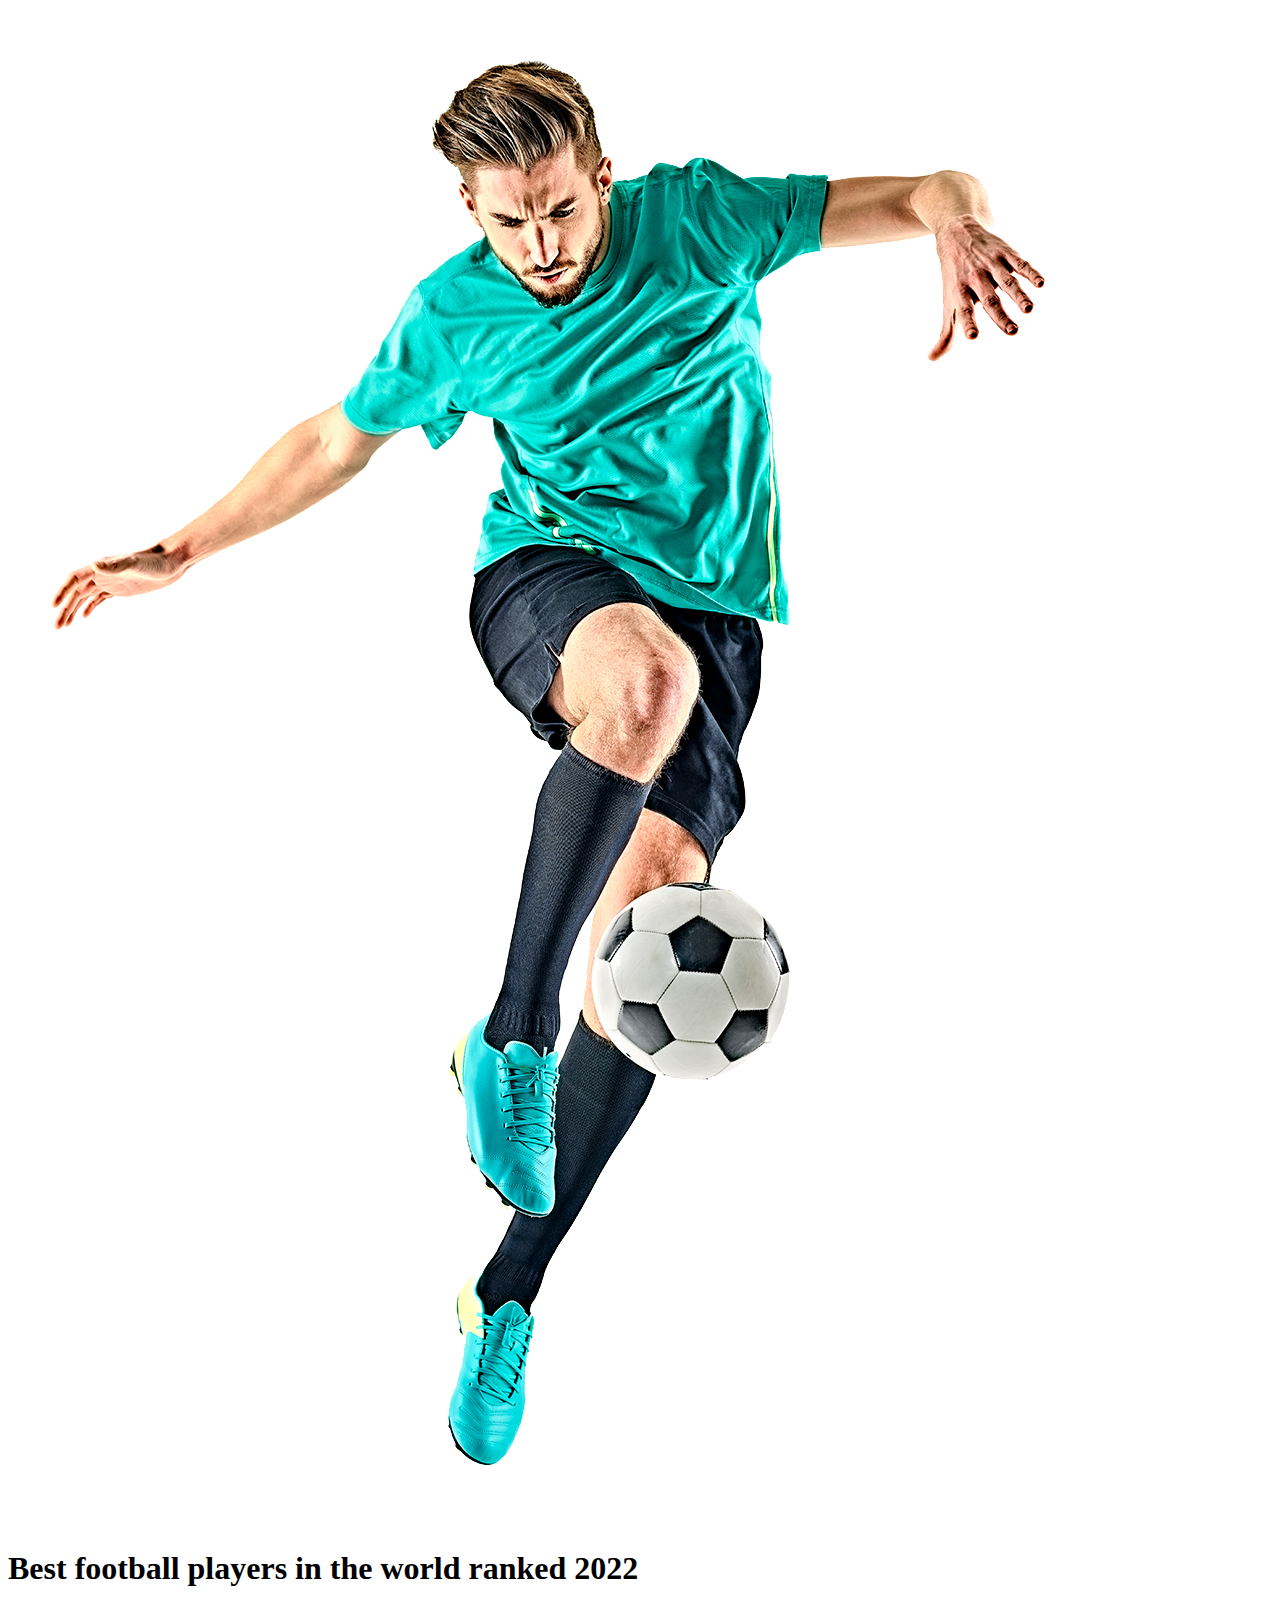
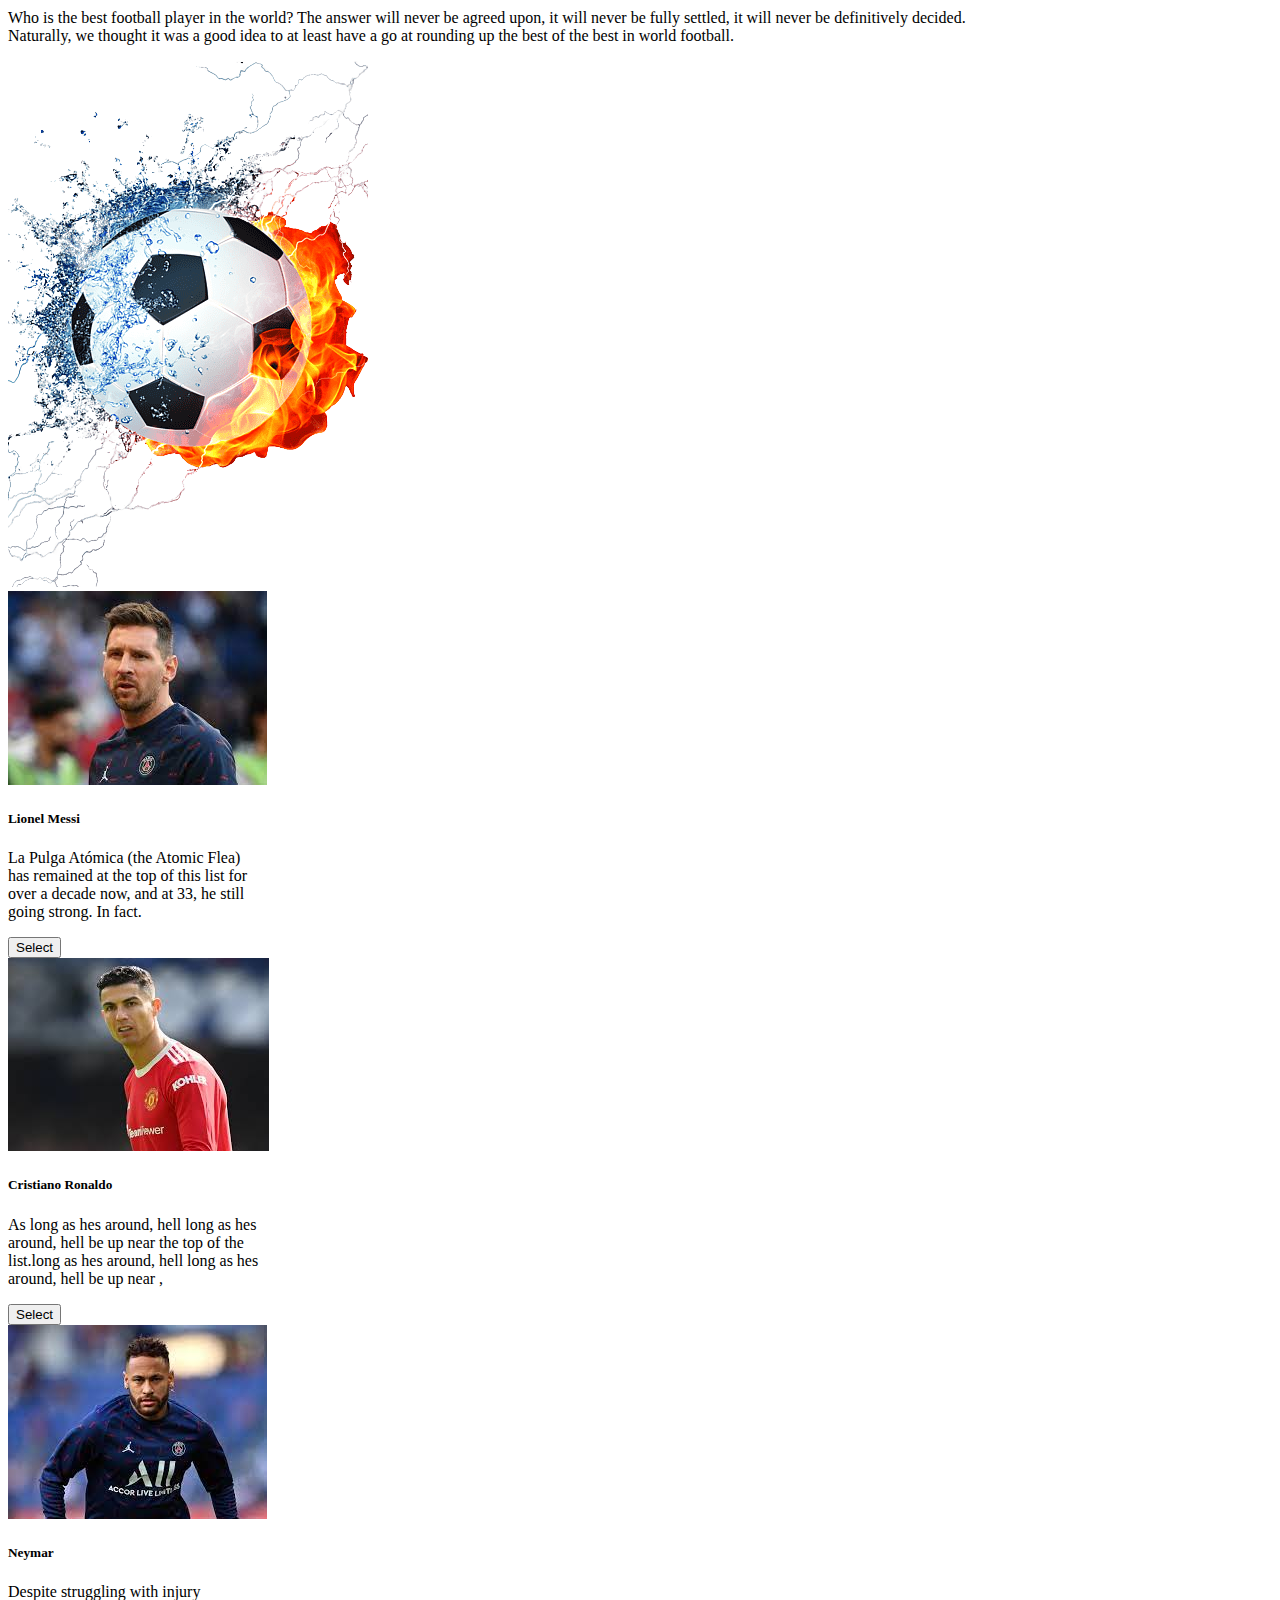
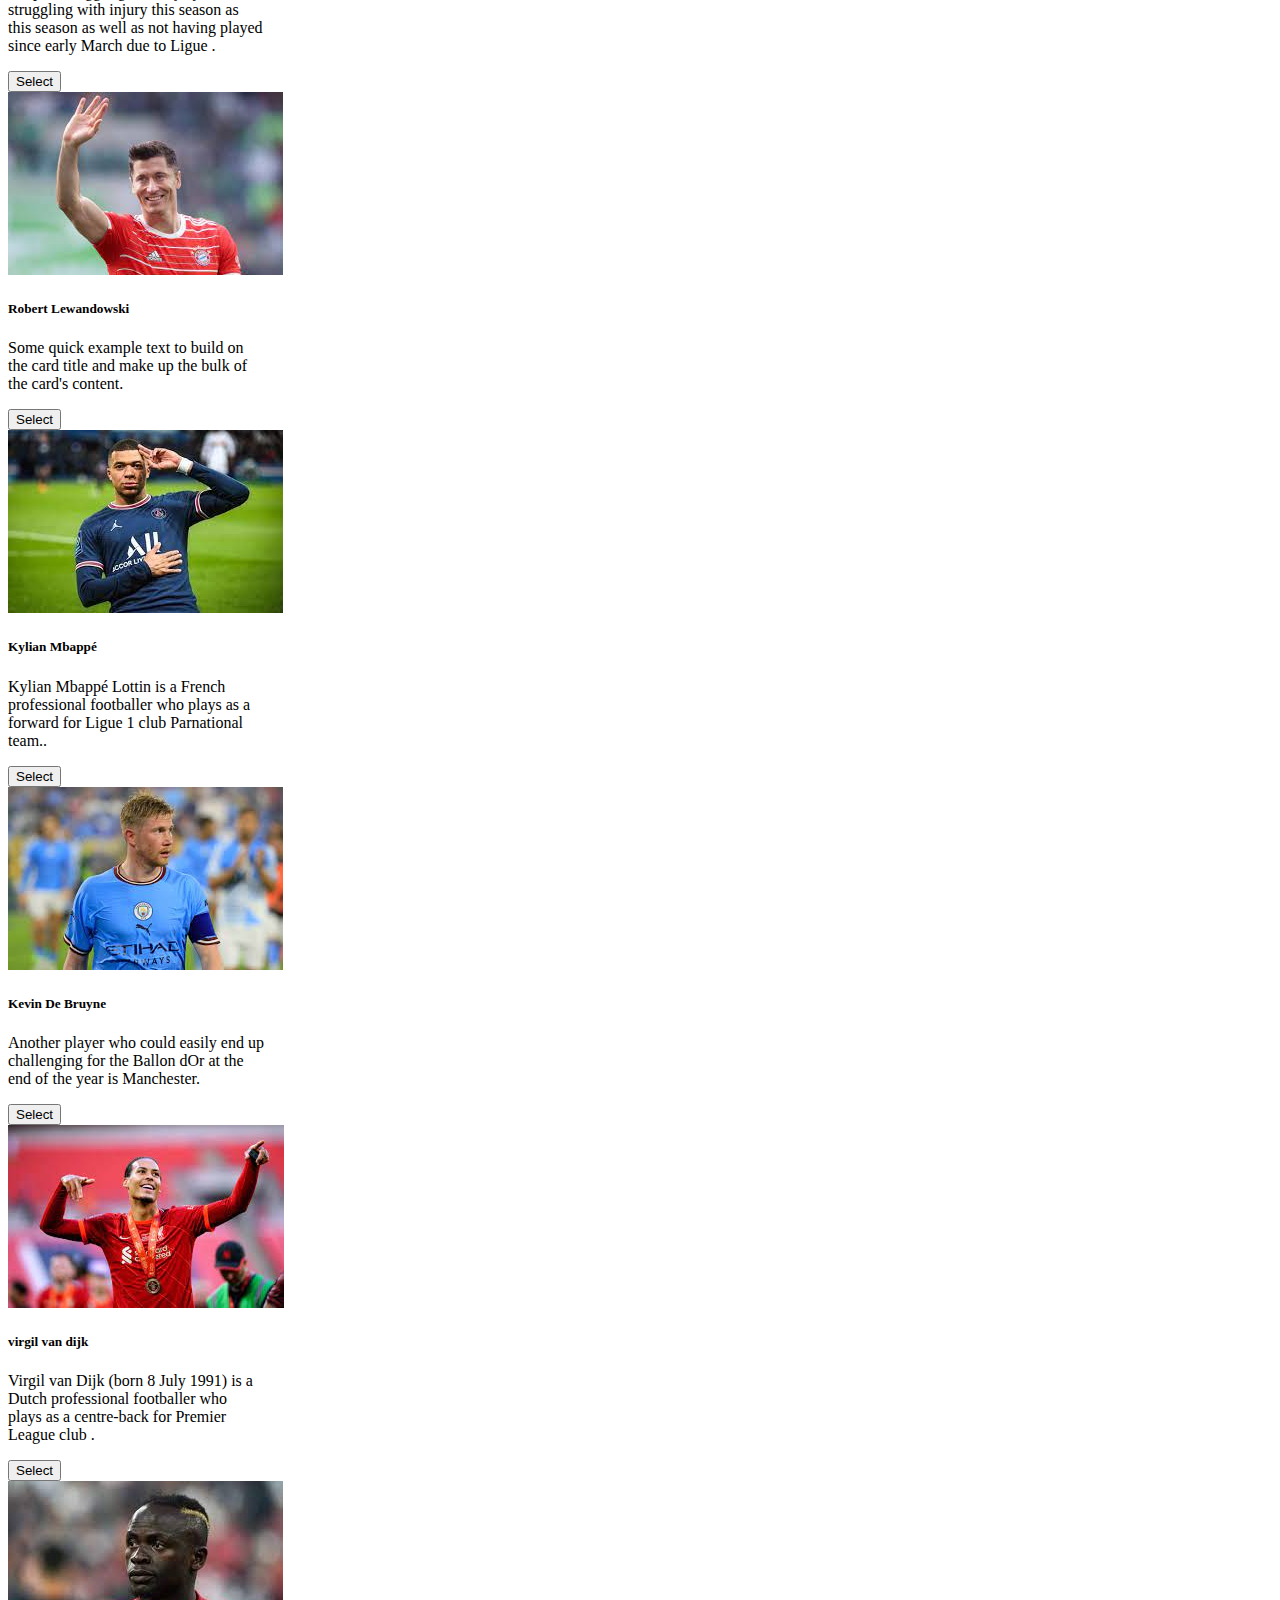
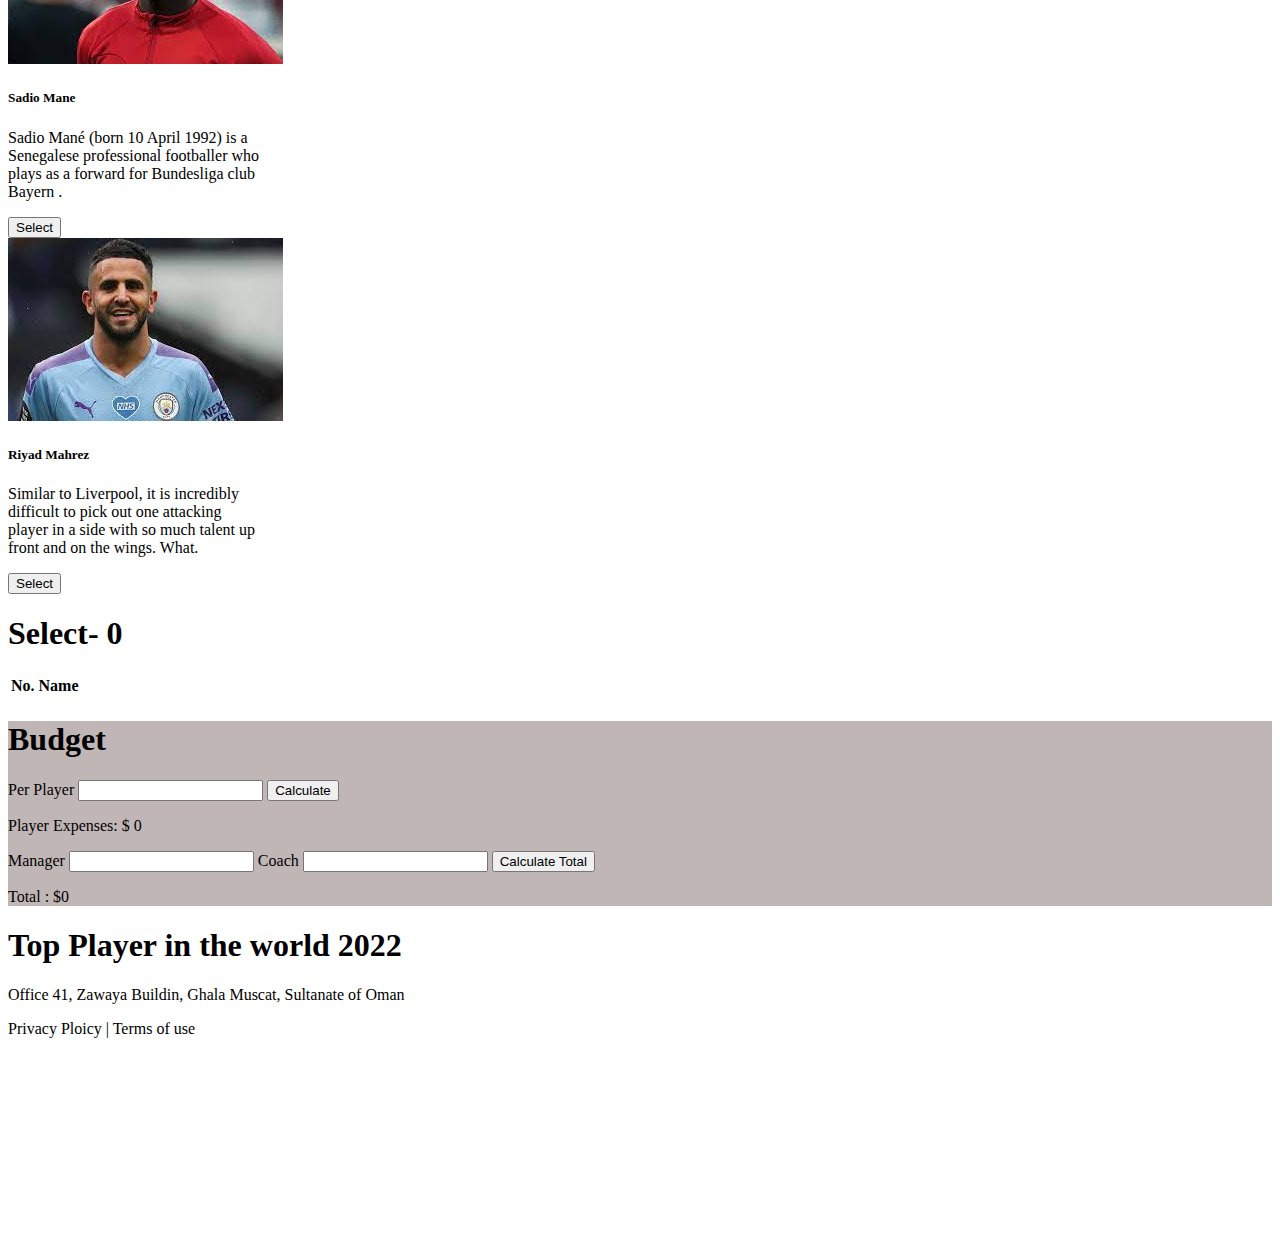
<file: index.html>
<!DOCTYPE html>
<html lang="en">
<head>
    <meta charset="UTF-8">
    <meta http-equiv="X-UA-Compatible" content="IE=edge">
    <meta name="viewport" content="width=device-width, initial-scale=1.0">
    <title>Select_Best_Five</title>
    <link href="https://cdn.jsdelivr.net/npm/bootstrap@5.2.0/dist/css/bootstrap.min.css" rel="stylesheet" integrity="sha384-gH2yIJqKdNHPEq0n4Mqa/HGKIhSkIHeL5AyhkYV8i59U5AR6csBvApHHNl/vI1Bx" crossorigin="anonymous">
    <link rel="stylesheet" href="style.css">
</head>
<body>
    <section class=" text-white h6 banner">
        <div class="bg-black row">
            <div class="col-2">
                <img class="img-fluid mt-5 align-self-end bg-black" src="img/t.png" alt="" srcset="">
            </div>
               
            
                <div class="text-center  col-lg-8 align-content-center">
                    <h1 class="mt-5 pt-5 text-xxl-start mb-3  fw-bold text-danger">
                        Best football players in the world ranked 2022
                    </h1>
                    <p class="px-5 ">Who is the best football player in the world? The answer will never be agreed upon, it will never be fully settled, it will never be definitively decided. <br>

                        Naturally, we thought it was a good idea to at least have a go at rounding up the best of the best in world football.</p>
                   
    
                </div>
             
               <div class="col-2  align-self-end ">
                <img class="img-fluid w-50 img-fluid w-auto  " src="img/messi.png" alt="">
               </div>

    </div>
    <section class="mt-5">
      <div class=" overflow-hidden text-black d-flex">
       
        <div class="row gy-5 pe-5">

          <div class="col-4">
            <div class=" p-3">
              <div class="card" style="width: 16rem;">
                <img src="img/messi.jpg" class=" img-fluid w-autocard-img-top" alt="...">
                <div class="card-body">
                  <h5 class="card-title">Lionel Messi</h5>
                  <p class="card-text">La Pulga Atómica (the Atomic Flea) has remained at the top of this list for over a decade now, and at 33, he still going strong. In fact.</p>
                  <button onclick="addToCart(this); this.disabled=true;" class="btn btn-primary"> Select</button>
                </div>
              </div>

            </div>
          </div>

          <div class="col-4 ">
            <div class="p-3 ">
              <div class="card" style="width: 16rem;">
  <img src="img/Cristiano.jpg" class=" img-fluid w-autocard-img-top" alt="...">
  <div class="card-body">
    <h5 class="card-title"> Cristiano Ronaldo</h5>
    <p class="card-text">As long as hes around, hell long as hes around, hell  be up near the top of the list.long as hes around, hell long as hes around, hell  be up near ,</p>
    <button  onclick="addToCart(this); this.disabled=true;" class="btn btn-primary"> Select</button>
  </div>
</div>
</div>
          </div>

          <div class="col-4">
            <div class="p-3    "><div class="card" style="width:  16rem;">
  <img src="img/ney.jpg" class=" img-fluid w-autocard-img-top" alt="...">
  <div class="card-body">
    <h5 class="card-title">Neymar</h5>
    <p class="card-text">Despite struggling with injury struggling with injury this season as this season as well as not having played since early March due to Ligue .</p>
    <button onclick="addToCart(this); this.disabled=true;" class="btn btn-primary"> Select</button>
  </div>
</div>
</div>
          </div>

          <div class="col-4">
            <div class="p-3    "><div class="card" style="width:  16rem;">
  <img src="img/Robert Lewandowski.jpg" class=" img-fluid w-autocard-img-top" alt="...">
  <div class="card-body">
    <h5 class="card-title">Robert Lewandowski</h5>
    <p class="card-text">Some quick example text to build on the card title and make up the bulk of the card's content.</p>
    <button onclick="addToCart(this); this.disabled=true;" class="btn btn-primary"> Select</button>
  </div>
</div>
</div>
          </div>
          <div class="col-4">
            <div class="p-3  "><div class="card" style="width:  16rem;">
  <img src="img/m.jpg" class=" img-fluid w-autocard-img-top" alt="...">
  <div class="card-body">
    <h5 class="card-title"> Kylian Mbappé</h5>
    <p class="card-text">Kylian Mbappé Lottin is a French professional footballer who plays as a forward for Ligue 1 club Parnational team..</p>
    <button onclick="addToCart(this); this.disabled=true;" class="btn btn-primary"> Select</button>
  </div>
</div>
</div>
          </div>
          <div class="col-4">
            <div class="p-3   "><div class="card" style="width:  16rem;">
  <img src="img/k.jpg" class=" img-fluid w-autocard-img-top" alt="...">
  <div class="card-body">
    <h5 class="card-title">Kevin De Bruyne</h5>
    <p class="card-text">Another player who could easily end up challenging for the Ballon dOr at the end of the year is Manchester.</p>
    <button onclick="addToCart(this); this.disabled=true;" class="btn btn-primary"> Select</button>
  </div>
</div>
</div>
          </div>
          <div class="col-4">
            <div class="p-3    "><div class="card" style="width:  16rem;">
  <img src="img/dd.jpg" class=" img-fluid w-autocard-img-top" alt="...">
  <div class="card-body">
    <h5 class="card-title">virgil van dijk</h5>
    <p class="card-text">Virgil van Dijk (born 8 July 1991) is a Dutch professional footballer who plays as a centre-back for Premier League club .</p>
    <button onclick="addToCart(this); this.disabled=true;" class="btn btn-primary"> Select</button>
  </div>
</div>
</div>
          </div>
          <div class="col-4">
            <div class="p-3    "><div class="card" style="width:  16rem;">
  <img src="img/Sadio Mane.jpg" class=" img-fluid w-autocard-img-top" alt="...">
  <div class="card-body">
    <h5 class="card-title">Sadio Mane</h5>
    <p class="card-text">Sadio Mané (born 10 April 1992) is a Senegalese professional footballer who plays as a forward for Bundesliga club Bayern .</p>
    <button  onclick="addToCart(this); this.disabled=true;" class="btn btn-primary"> Select</button>
  </div>
</div>
</div>
          </div>
          <div class="col-4">
            <div class="p-3    "><div class="card" style="width:  16rem;">
  <img src="img/Riyad Mahrez.jpg" class=" img-fluid w-autocard-img-top" alt="...">
  <div class="card-body">
    <h5 class="card-title">Riyad Mahrez</h5>
    <p class="card-text">Similar to Liverpool, it is incredibly difficult to pick out one attacking player in a side with so much talent up front and on the wings. What.</p>
    <button  onclick="addToCart(this); this.disabled=true;" class="btn btn-primary"> Select</button>
  </div>
</div>
</div>
          </div>
        </div>

        <div class="me-4 ps-5">
        <div class="">
          <h1>
            Select- <span id="selectPlayer">0</span>
           </h1>

           <table class="table tbl">
            <thead>
              <tr>
                <th scope="col">No.</th>
                <th scope="col">Name</th>
              </tr>
            </thead>
            <tbody id="playerName">
              <tr>
                
               
              </tr>
             
            </tbody>
          </table>

        </div>

        <div class="p-5 slat">
          <h1>Budget</h1>
          <label>Per Player <input class="w-50 ps-3 my-3" id="cost" type="text"></label>
          <button id="costBTN" class="btn mb-2 btn-primary">Calculate</button>
         <p>Player Expenses:   $ <span id="costTotal">0</span></p>
         <label for="">Manager</label>
         <input type="text"  class="w-50 ps-3 my-3" name="" id="manager">
         <label for="">Coach</label>
         <input type="text"  class=" w-50 " name="" id="coach">
         <button id="totalCostBTN" class="btn my-2 btn-primary">Calculate Total</button>
         <p>Total :  $<span id="total">0</span></p>
        </div>
        </div>
        
      </div>
           

         
        
        
    </section>
    <footer>
      <div style="height:300px " class="bg-dark  text-white text-center pt-5 ">
        <h1>Top Player in the world 2022</h1>
        <p>Office 41, Zawaya Buildin, Ghala Muscat, 

          Sultanate of Oman
         </p>
         <p> Privacy Ploicy | Terms of use</p>

      </div>

    </footer>
    <script src="selectPlayer.js"></script>
</body>
</html>
</file>
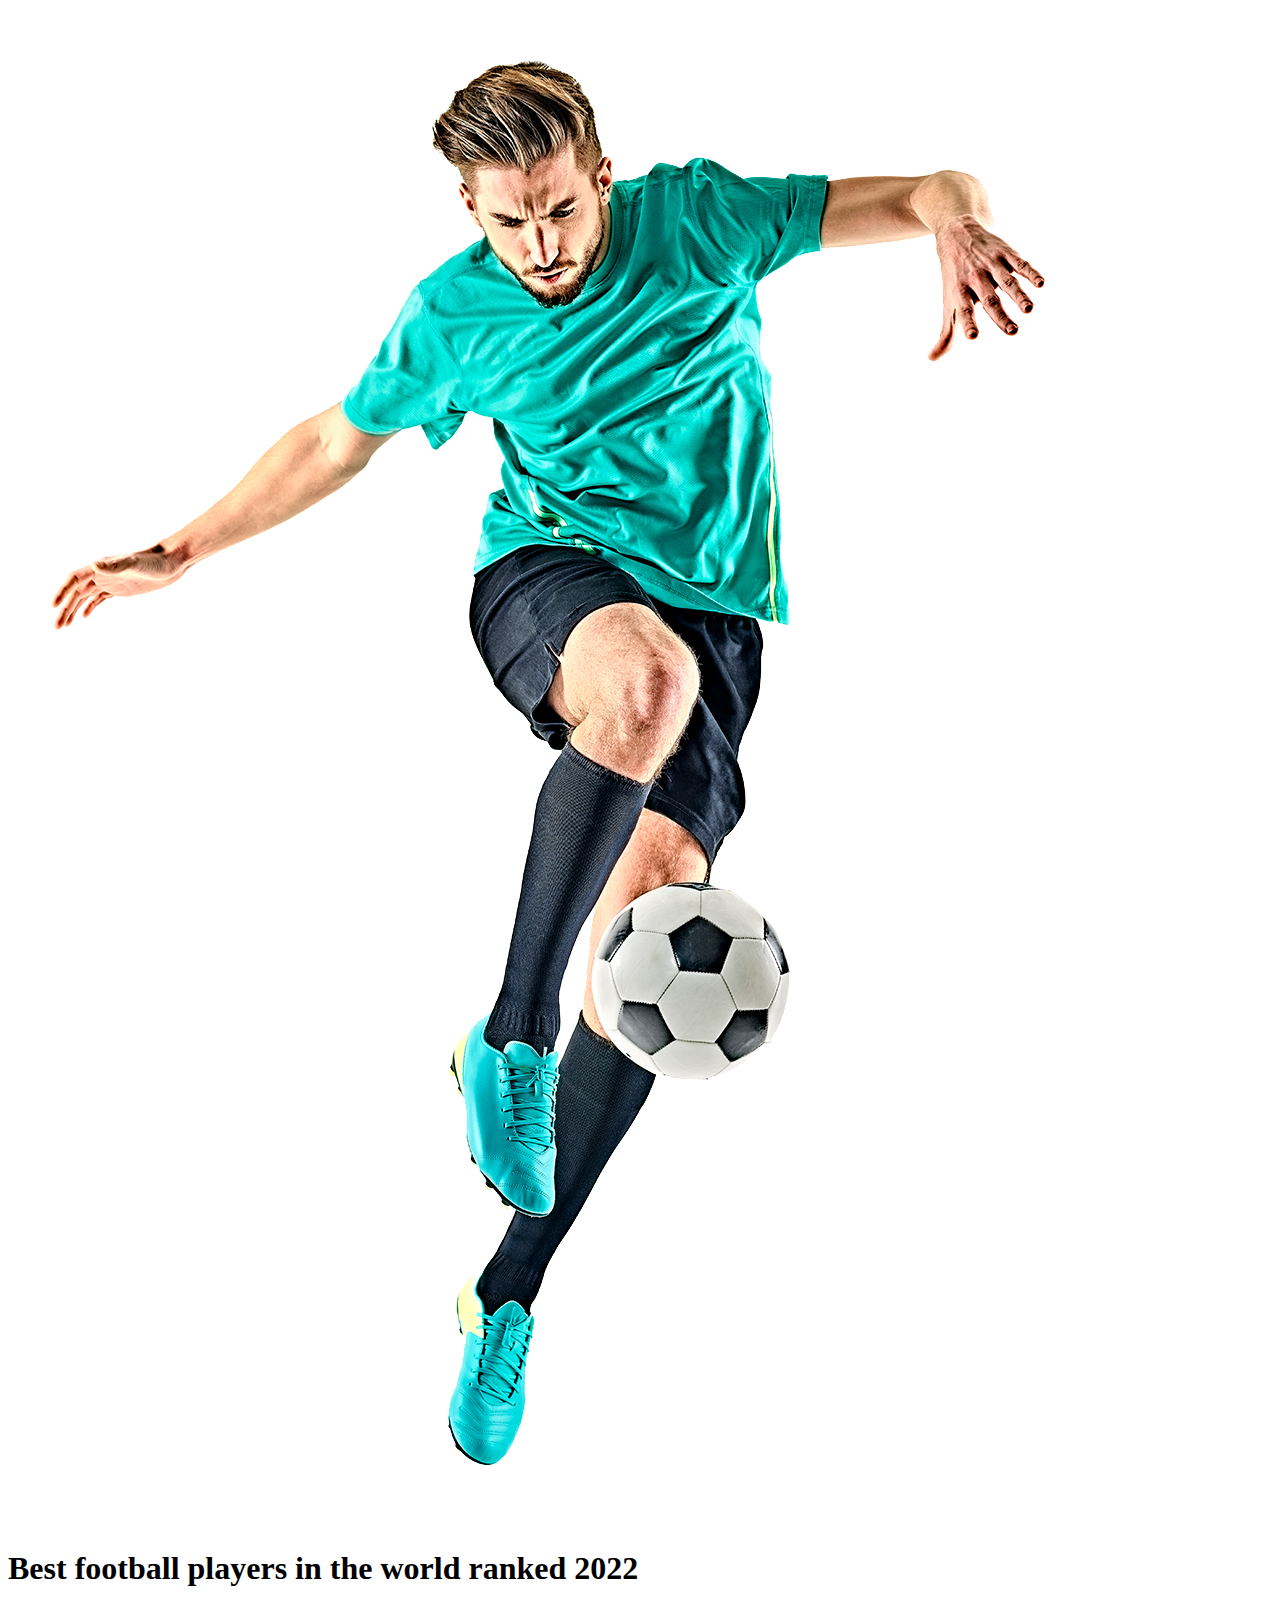
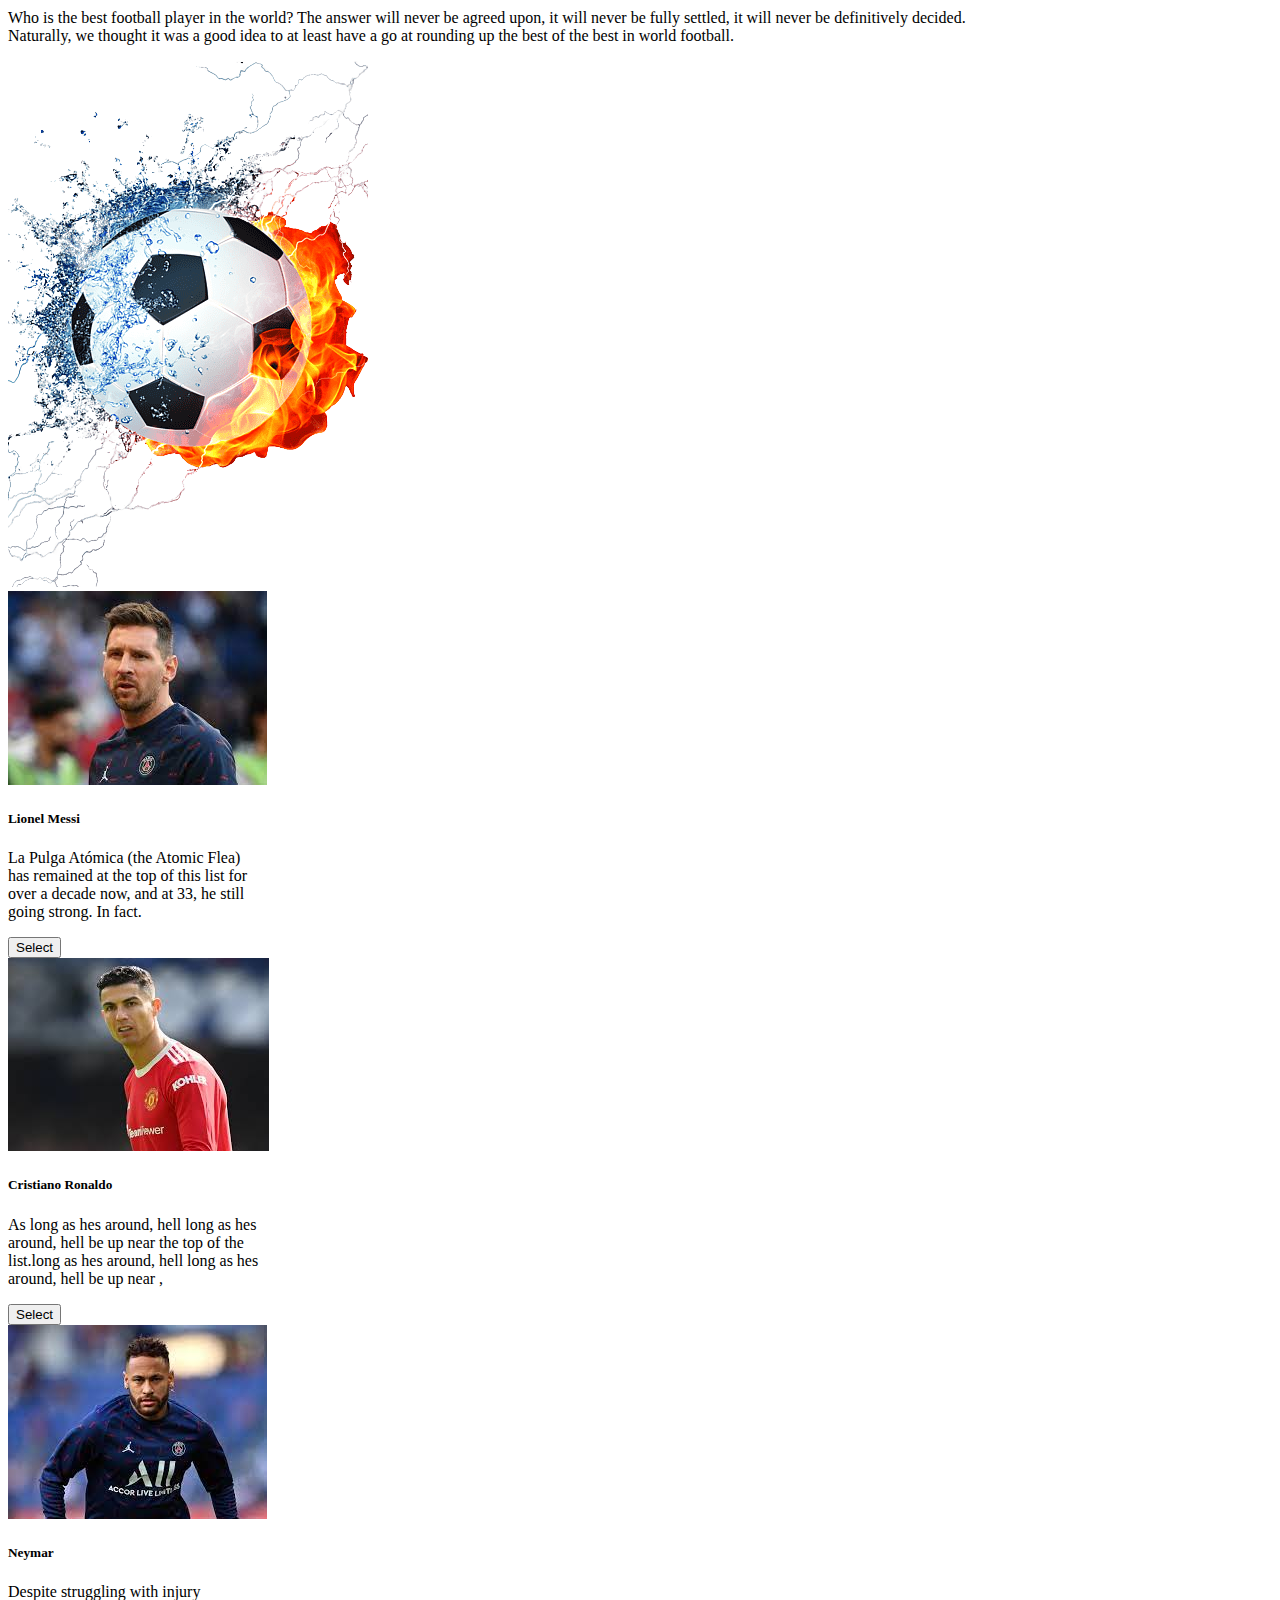
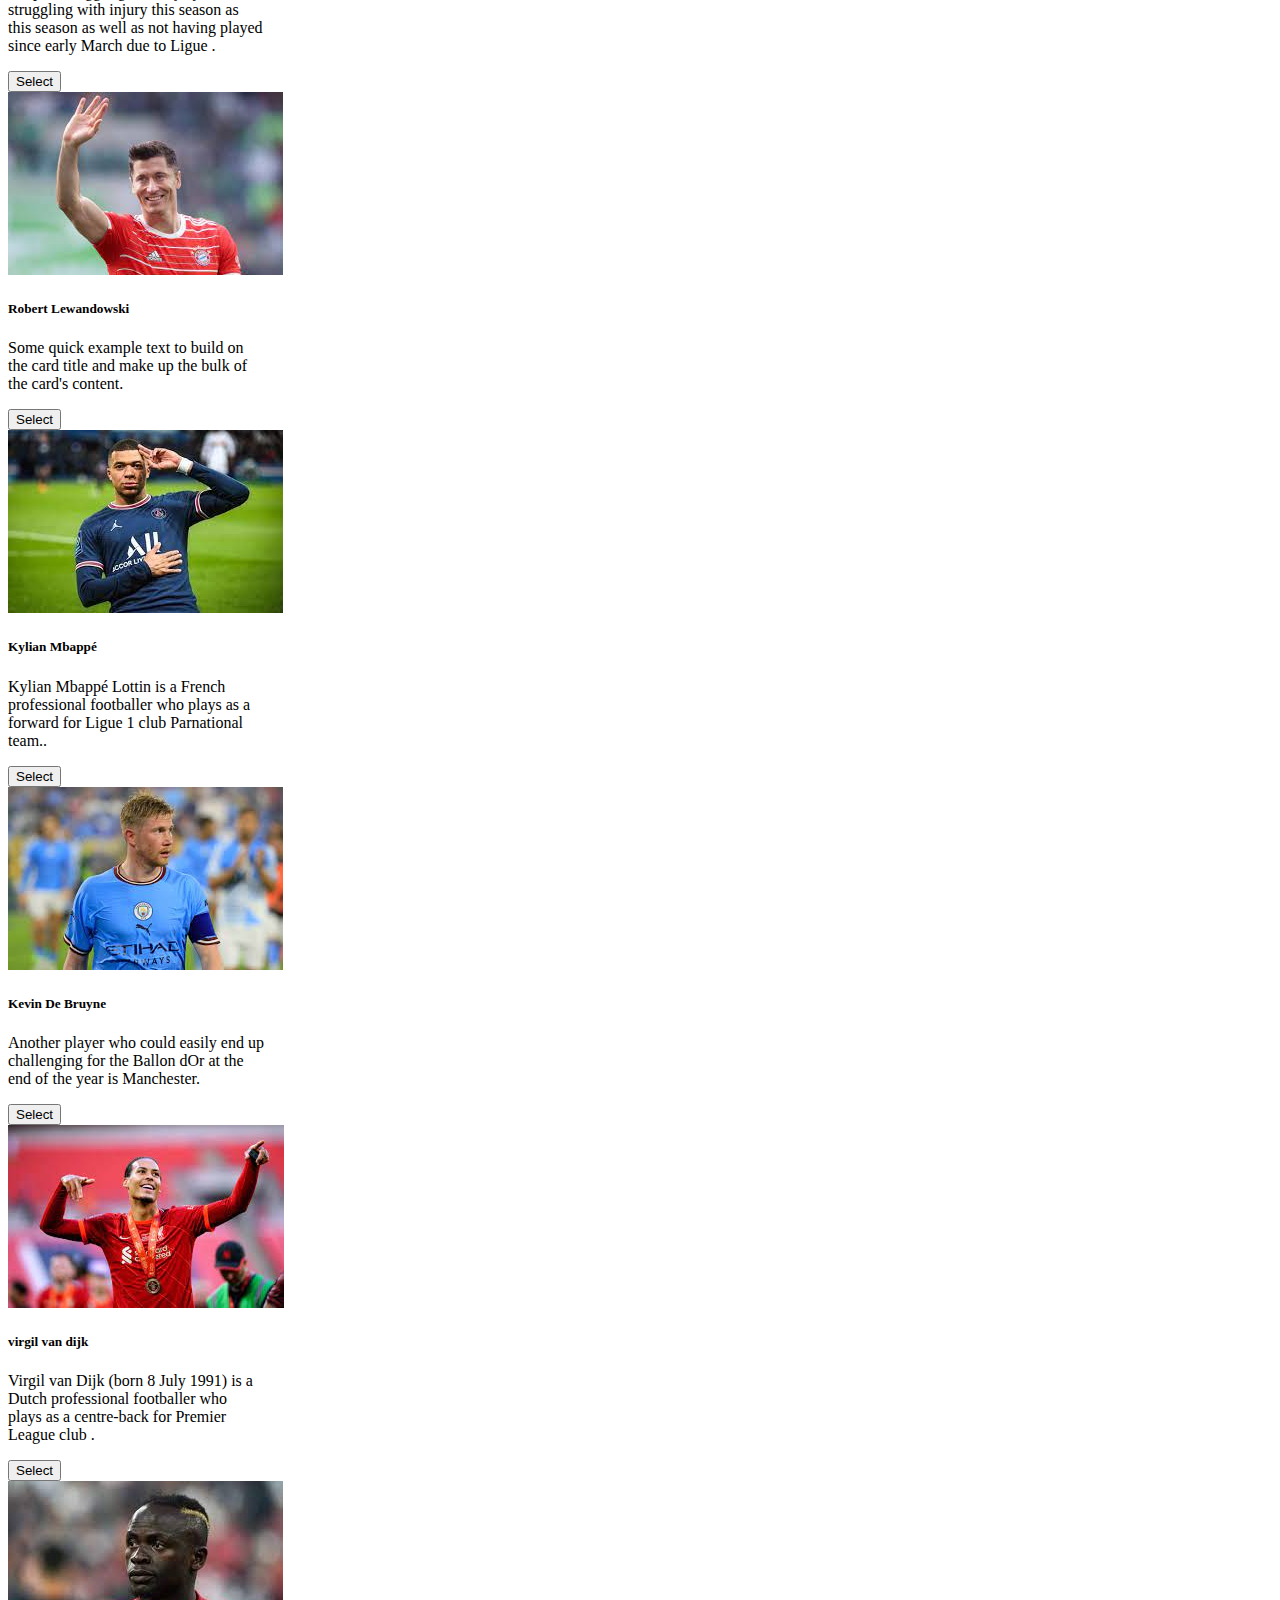
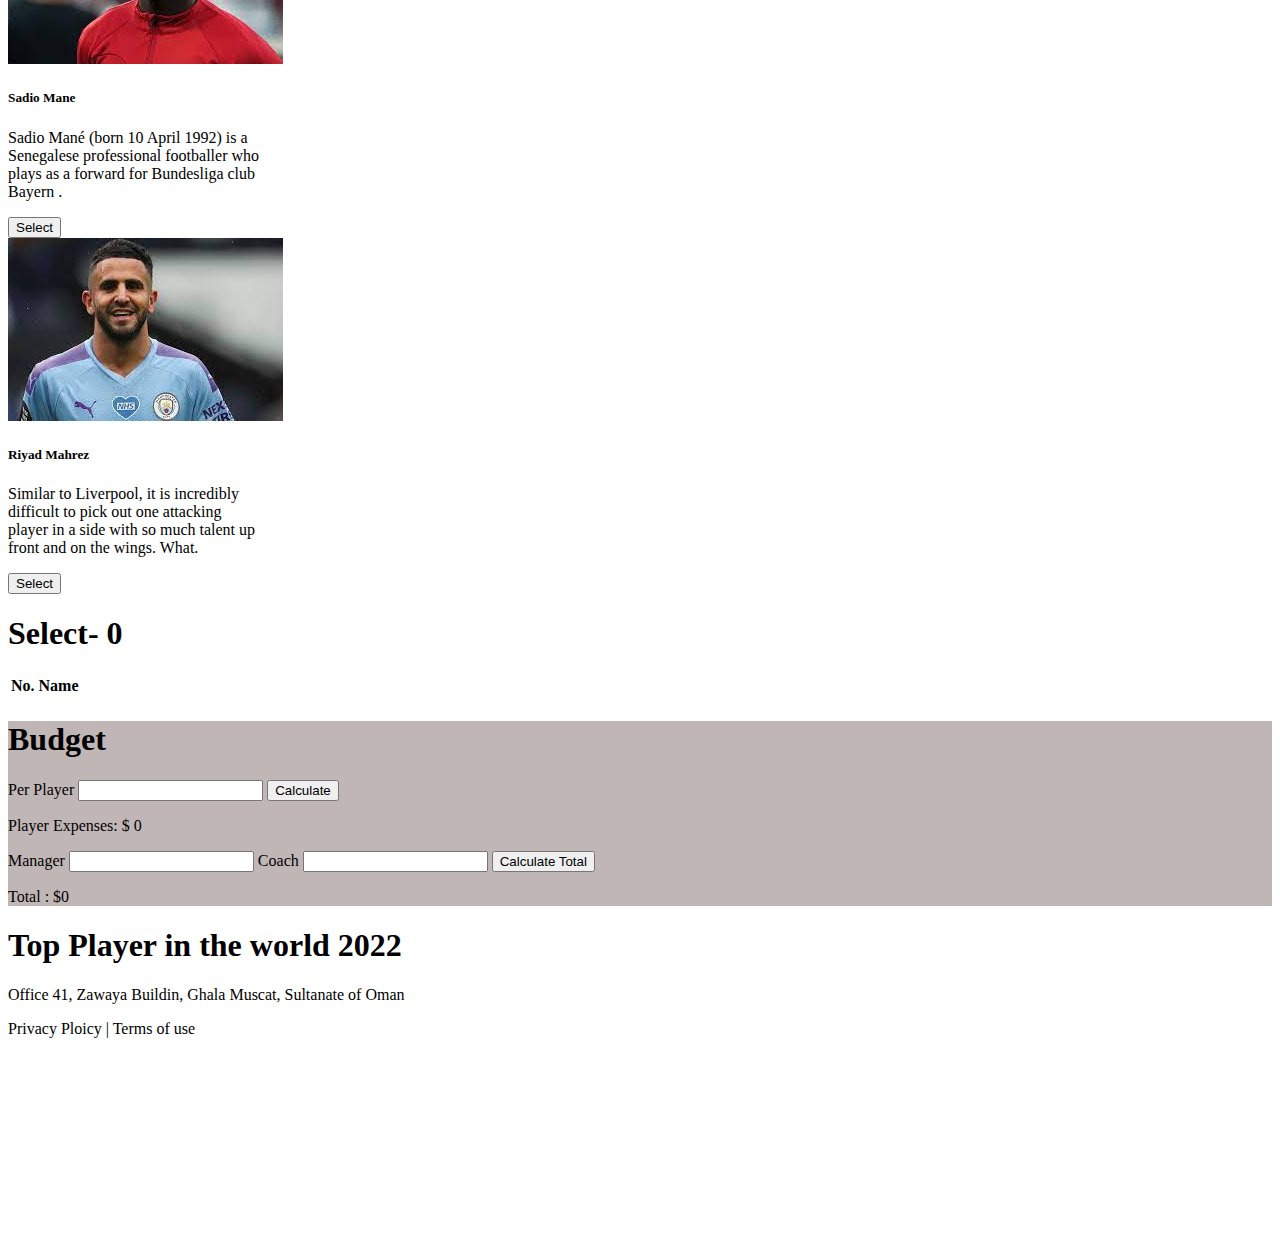
<file: select-best-five.html>
<!DOCTYPE html>
<html lang="en">
<head>
    <meta charset="UTF-8">
    <meta http-equiv="X-UA-Compatible" content="IE=edge">
    <meta name="viewport" content="width=device-width, initial-scale=1.0">
    <title>Select_Best_five</title>
    <link href="https://cdn.jsdelivr.net/npm/bootstrap@5.2.0/dist/css/bootstrap.min.css" rel="stylesheet" integrity="sha384-gH2yIJqKdNHPEq0n4Mqa/HGKIhSkIHeL5AyhkYV8i59U5AR6csBvApHHNl/vI1Bx" crossorigin="anonymous">
    <link rel="stylesheet" href="style.css">
</head>
<body>
    <section class=" text-white h6 banner">
        <div class="bg-black row">
            <div class="col-2">
                <img class="img-fluid mt-5 align-self-end bg-black" src="img/t.png" alt="" srcset="">
            </div>
               
            
                <div class="text-center  col-lg-8 align-content-center">
                    <h1 class="mt-5 pt-5 text-xxl-start mb-3  fw-bold text-danger">
                        Best football players in the world ranked 2022
                    </h1>
                    <p class="px-5 ">Who is the best football player in the world? The answer will never be agreed upon, it will never be fully settled, it will never be definitively decided. <br>

                        Naturally, we thought it was a good idea to at least have a go at rounding up the best of the best in world football.</p>
                   
    
                </div>
             
               <div class="col-2  align-self-end ">
                <img class="img-fluid w-50 img-fluid w-auto  " src="img/messi.png" alt="">
               </div>

    </div>
    <section class="mt-5">
      <div class=" overflow-hidden text-black d-flex">
       
        <div class="row gy-5 pe-5">

          <div class="col-4">
            <div class=" p-3">
              <div class="card" style="width: 16rem;">
                <img src="img/messi.jpg" class=" img-fluid w-autocard-img-top" alt="...">
                <div class="card-body">
                  <h5 class="card-title">Lionel Messi</h5>
                  <p class="card-text">La Pulga Atómica (the Atomic Flea) has remained at the top of this list for over a decade now, and at 33, he still going strong. In fact.</p>
                  <button onclick="addToCart(this); this.disabled=true;" class="btn btn-primary"> Select</button>
                </div>
              </div>

            </div>
          </div>

          <div class="col-4 ">
            <div class="p-3 ">
              <div class="card" style="width: 16rem;">
  <img src="img/Cristiano.jpg" class=" img-fluid w-autocard-img-top" alt="...">
  <div class="card-body">
    <h5 class="card-title"> Cristiano Ronaldo</h5>
    <p class="card-text">As long as hes around, hell long as hes around, hell  be up near the top of the list.long as hes around, hell long as hes around, hell  be up near ,</p>
    <button  onclick="addToCart(this); this.disabled=true;" class="btn btn-primary"> Select</button>
  </div>
</div>
</div>
          </div>

          <div class="col-4">
            <div class="p-3    "><div class="card" style="width:  16rem;">
  <img src="img/ney.jpg" class=" img-fluid w-autocard-img-top" alt="...">
  <div class="card-body">
    <h5 class="card-title">Neymar</h5>
    <p class="card-text">Despite struggling with injury struggling with injury this season as this season as well as not having played since early March due to Ligue .</p>
    <button onclick="addToCart(this); this.disabled=true;" class="btn btn-primary"> Select</button>
  </div>
</div>
</div>
          </div>

          <div class="col-4">
            <div class="p-3    "><div class="card" style="width:  16rem;">
  <img src="img/Robert Lewandowski.jpg" class=" img-fluid w-autocard-img-top" alt="...">
  <div class="card-body">
    <h5 class="card-title">Robert Lewandowski</h5>
    <p class="card-text">Some quick example text to build on the card title and make up the bulk of the card's content.</p>
    <button onclick="addToCart(this); this.disabled=true;" class="btn btn-primary"> Select</button>
  </div>
</div>
</div>
          </div>
          <div class="col-4">
            <div class="p-3  "><div class="card" style="width:  16rem;">
  <img src="img/m.jpg" class=" img-fluid w-autocard-img-top" alt="...">
  <div class="card-body">
    <h5 class="card-title"> Kylian Mbappé</h5>
    <p class="card-text">Kylian Mbappé Lottin is a French professional footballer who plays as a forward for Ligue 1 club Parnational team..</p>
    <button onclick="addToCart(this); this.disabled=true;" class="btn btn-primary"> Select</button>
  </div>
</div>
</div>
          </div>
          <div class="col-4">
            <div class="p-3   "><div class="card" style="width:  16rem;">
  <img src="img/k.jpg" class=" img-fluid w-autocard-img-top" alt="...">
  <div class="card-body">
    <h5 class="card-title">Kevin De Bruyne</h5>
    <p class="card-text">Another player who could easily end up challenging for the Ballon dOr at the end of the year is Manchester.</p>
    <button onclick="addToCart(this); this.disabled=true;" class="btn btn-primary"> Select</button>
  </div>
</div>
</div>
          </div>
          <div class="col-4">
            <div class="p-3    "><div class="card" style="width:  16rem;">
  <img src="img/dd.jpg" class=" img-fluid w-autocard-img-top" alt="...">
  <div class="card-body">
    <h5 class="card-title">virgil van dijk</h5>
    <p class="card-text">Virgil van Dijk (born 8 July 1991) is a Dutch professional footballer who plays as a centre-back for Premier League club .</p>
    <button onclick="addToCart(this); this.disabled=true;" class="btn btn-primary"> Select</button>
  </div>
</div>
</div>
          </div>
          <div class="col-4">
            <div class="p-3    "><div class="card" style="width:  16rem;">
  <img src="img/Sadio Mane.jpg" class=" img-fluid w-autocard-img-top" alt="...">
  <div class="card-body">
    <h5 class="card-title">Sadio Mane</h5>
    <p class="card-text">Sadio Mané (born 10 April 1992) is a Senegalese professional footballer who plays as a forward for Bundesliga club Bayern .</p>
    <button  onclick="addToCart(this); this.disabled=true;" class="btn btn-primary"> Select</button>
  </div>
</div>
</div>
          </div>
          <div class="col-4">
            <div class="p-3    "><div class="card" style="width:  16rem;">
  <img src="img/Riyad Mahrez.jpg" class=" img-fluid w-autocard-img-top" alt="...">
  <div class="card-body">
    <h5 class="card-title">Riyad Mahrez</h5>
    <p class="card-text">Similar to Liverpool, it is incredibly difficult to pick out one attacking player in a side with so much talent up front and on the wings. What.</p>
    <button  onclick="addToCart(this); this.disabled=true;" class="btn btn-primary"> Select</button>
  </div>
</div>
</div>
          </div>
        </div>

        <div class="me-4 ps-5">
        <div class="">
          <h1>
            Select- <span id="selectPlayer">0</span>
           </h1>

           <table class="table tbl">
            <thead>
              <tr>
                <th scope="col">No.</th>
                <th scope="col">Name</th>
              </tr>
            </thead>
            <tbody id="playerName">
              <tr>
                
               
              </tr>
             
            </tbody>
          </table>

        </div>

        <div class="p-5 slat">
          <h1>Budget</h1>
          <label>Per Player <input class="w-50 ps-3 my-3" id="cost" type="text"></label>
          <button id="costBTN" class="btn mb-2 btn-primary">Calculate</button>
         <p>Player Expenses:   $ <span id="costTotal">0</span></p>
         <label for="">Manager</label>
         <input type="text"  class="w-50 ps-3 my-3" name="" id="manager">
         <label for="">Coach</label>
         <input type="text"  class=" w-50 " name="" id="coach">
         <button id="totalCostBTN" class="btn my-2 btn-primary">Calculate Total</button>
         <p>Total :  $<span id="total">0</span></p>
        </div>
        </div>
        
      </div>
           

         
        
        
    </section>
    <footer>
      <div style="height:300px " class="bg-dark  text-white text-center pt-5 ">
        <h1>Top Player in the world 2022</h1>
        <p>Office 41, Zawaya Buildin, Ghala Muscat, 

          Sultanate of Oman
         </p>
         <p> Privacy Ploicy | Terms of use</p>

      </div>

    </footer>
    <script src="selectPlayer.js"></script>
</body>
</html>
</file>
<file: style.css>
.playerSection{
    width: 900px;
   
}
.slat{
    background-color: rgb(192, 182, 182);
}
</file>
